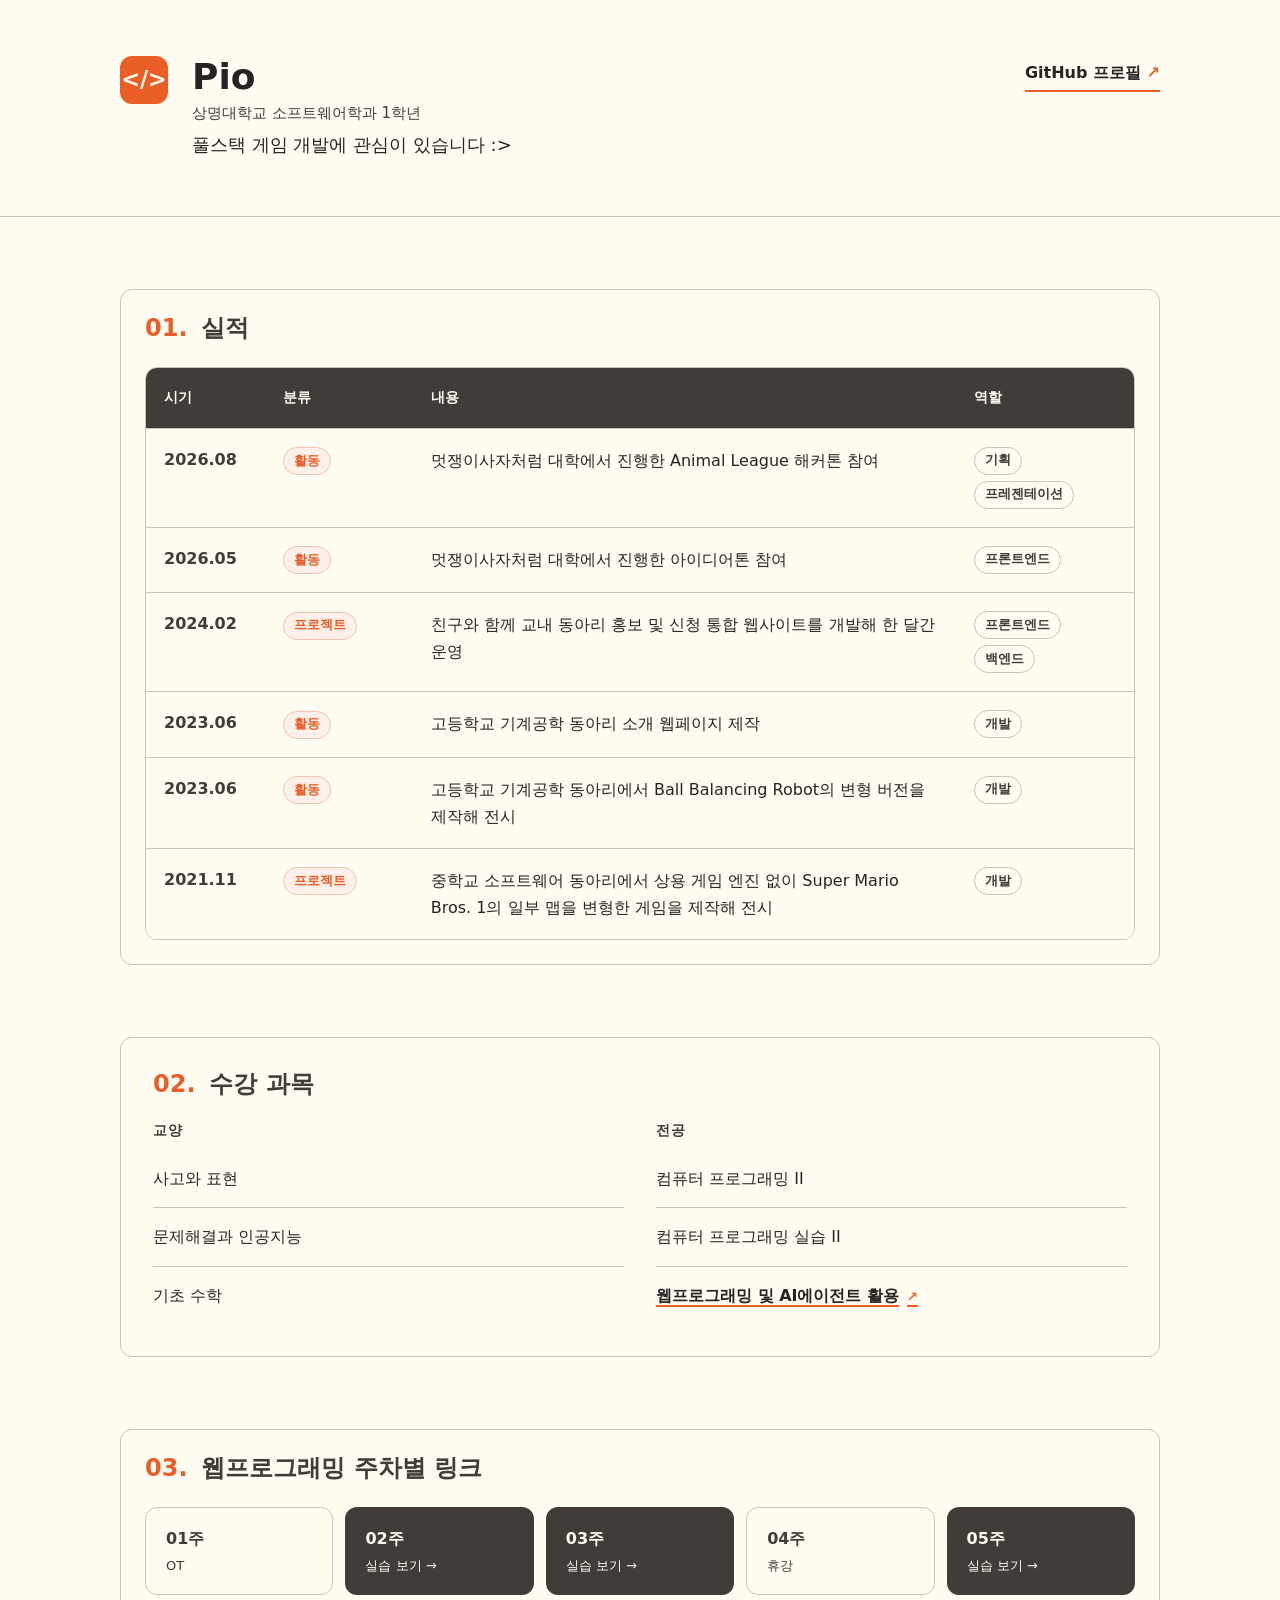
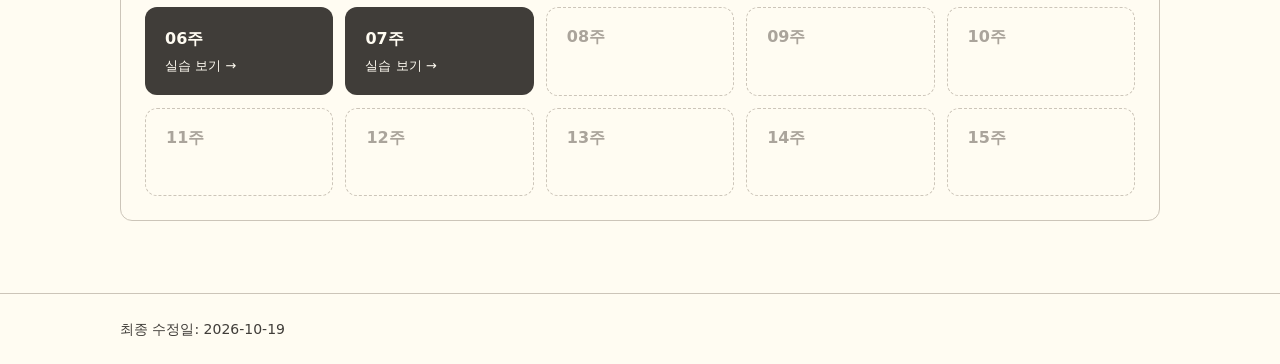
<file: index.html>
<!doctype html>
<html lang="ko">
  <head>
    <meta charset="utf-8">
    <meta name="viewport" content="width=device-width, initial-scale=1">
    <title>Pio</title>
    <link rel="stylesheet" href="styles.css">
  </head>
  <body>
    <header class="site-header">
      <div class="container">
        <div class="identity">
          <div class="activity-badge" aria-hidden="true">&lt;/&gt;</div>
          <div class="identity-copy">
            <h1>Pio</h1>
            <p class="affiliation">상명대학교 소프트웨어학과 1학년</p>
            <p class="introduction">
              풀스택 게임 개발에 관심이 있습니다 :>
            </p>
          </div>
          <a
            class="github-link"
            href="https://github.com/piop2"
            target="_blank"
            rel="noopener noreferrer"
            aria-label="GitHub 프로필(새 창에서 열기)"
          >
            GitHub 프로필 <span aria-hidden="true">↗</span>
          </a>
        </div>
      </div>
    </header>

    <main class="container">
      <section class="content-section" aria-labelledby="achievements-title">
        <div class="section-heading">
          <h2 id="achievements-title"><span class="section-number">01.</span> 실적</h2>
        </div>
        <div class="table-wrapper">
          <table>
            <caption class="sr-only">실적</caption>
            <thead>
              <tr>
                <th scope="col">시기</th>
                <th scope="col">분류</th>
                <th scope="col">내용</th>
                <th scope="col">역할</th>
              </tr>
            </thead>
            <tbody>
              <tr>
                <td>2026.08</td>
                <td><span class="chip chip--category">활동</span></td>
                <td>멋쟁이사자처럼 대학에서 진행한 Animal League 해커톤 참여</td>
                <td>
                  <div class="chip-list">
                    <span class="chip chip--role">기획</span>
                    <span class="chip chip--role">프레젠테이션</span>
                  </div>
                </td>
              </tr>
              <tr>
                <td>2026.05</td>
                <td><span class="chip chip--category">활동</span></td>
                <td>멋쟁이사자처럼 대학에서 진행한 아이디어톤 참여</td>
                <td>
                  <div class="chip-list">
                    <span class="chip chip--role">프론트엔드</span>
                  </div>
                </td>
              </tr>
              <tr>
                <td>2024.02</td>
                <td><span class="chip chip--category">프로젝트</span></td>
                <td>친구와 함께 교내 동아리 홍보 및 신청 통합 웹사이트를 개발해 한 달간 운영</td>
                <td>
                  <div class="chip-list">
                    <span class="chip chip--role">프론트엔드</span>
                    <span class="chip chip--role">백엔드</span>
                  </div>
                </td>
              </tr>
              <tr>
                <td>2023.06</td>
                <td><span class="chip chip--category">활동</span></td>
                <td>고등학교 기계공학 동아리 소개 웹페이지 제작</td>
                <td>
                  <div class="chip-list">
                    <span class="chip chip--role">개발</span>
                  </div>
                </td>
              </tr>
              <tr>
                <td>2023.06</td>
                <td><span class="chip chip--category">활동</span></td>
                <td>고등학교 기계공학 동아리에서 Ball Balancing Robot의 변형 버전을 제작해 전시</td>
                <td>
                  <div class="chip-list">
                    <span class="chip chip--role">개발</span>
                  </div>
                </td>
              </tr>
              <tr>
                <td>2021.11</td>
                <td><span class="chip chip--category">프로젝트</span></td>
                <td>중학교 소프트웨어 동아리에서 상용 게임 엔진 없이 Super Mario Bros. 1의 일부 맵을 변형한 게임을 제작해 전시</td>
                <td>
                  <div class="chip-list">
                    <span class="chip chip--role">개발</span>
                  </div>
                </td>
              </tr>
            </tbody>
          </table>
        </div>
      </section>

      <section class="content-section courses" aria-labelledby="courses-title">
        <div class="section-heading">
          <h2 id="courses-title"><span class="section-number">02.</span> 수강 과목</h2>
        </div>
        <div class="course-list">
          <section class="course-group" aria-labelledby="general-courses-title">
            <h3 id="general-courses-title">교양</h3>
            <ul>
              <li class="course-item">
                <span>사고와 표현</span>
              </li>
              <li class="course-item">
                <span>문제해결과 인공지능</span>
              </li>
              <li class="course-item">
                <span>기초 수학</span>
              </li>
            </ul>
          </section>
          <section class="course-group" aria-labelledby="major-courses-title">
            <h3 id="major-courses-title">전공</h3>
            <ul>
              <li class="course-item">
                <span>컴퓨터 프로그래밍 II</span>
              </li>
              <li class="course-item">
                <span>컴퓨터 프로그래밍 실습 II</span>
              </li>
              <li class="course-item">
                <a href="#weekly-practice">
                  <span>웹프로그래밍 및 AI에이전트 활용</span>
                  <span class="course-link-hint" aria-hidden="true">↗</span>
                </a>
              </li>
            </ul>
          </section>
        </div>
      </section>

      <section class="content-section weekly-practice-section" id="weekly-practice" aria-labelledby="weekly-title">
        <div class="section-heading">
          <h2 id="weekly-title"><span class="section-number">03.</span> 웹프로그래밍 주차별 링크</h2>
        </div>
        <ol class="week-list">
          <li class="is-clossed"><span class="week-label">01주</span><small>OT</small></li>
          <li><a href="practice/02/index.html" target="_blank" rel="noopener noreferrer" aria-label="02주 실습 보기 (새 창에서 열기)"><span class="week-label">02주</span><small>실습 보기 →</small></a></li>
          <li><a href="practice/03/index.html" target="_blank" rel="noopener noreferrer" aria-label="03주 실습 보기 (새 창에서 열기)"><span class="week-label">03주</span><small>실습 보기 →</small></a></li>
          <li class="is-clossed"><span class="week-label">04주</span><small>휴강</small></li>
          <li><a href="practice/05/index.html" target="_blank" rel="noopener noreferrer" aria-label="05주 실습 보기 (새 창에서 열기)"><span class="week-label">05주</span><small>실습 보기 →</small></a></li>
          <li><a href="practice/06/index.html" target="_blank" rel="noopener noreferrer" aria-label="06주 실습 보기 (새 창에서 열기)"><span class="week-label">06주</span><small>실습 보기 →</small></a></li>
          <li><a href="practice/07/index.html" target="_blank" rel="noopener noreferrer" aria-label="07주 실습 보기 (새 창에서 열기)"><span class="week-label">07주</span><small>실습 보기 →</small></a></li>
          <li class="is-planned"><span class="week-label">08주</span></li>
          <li class="is-planned"><span class="week-label">09주</span></li>
          <li class="is-planned"><span class="week-label">10주</span></li>
          <li class="is-planned"><span class="week-label">11주</span></li>
          <li class="is-planned"><span class="week-label">12주</span></li>
          <li class="is-planned"><span class="week-label">13주</span></li>
          <li class="is-planned"><span class="week-label">14주</span></li>
          <li class="is-planned"><span class="week-label">15주</span></li>
        </ol>
      </section>
    </main>

    <footer class="site-footer">
      <div class="container">
        <p>최종 수정일: 2026-10-19</p>
      </div>
    </footer>
  </body>
</html>
</file>
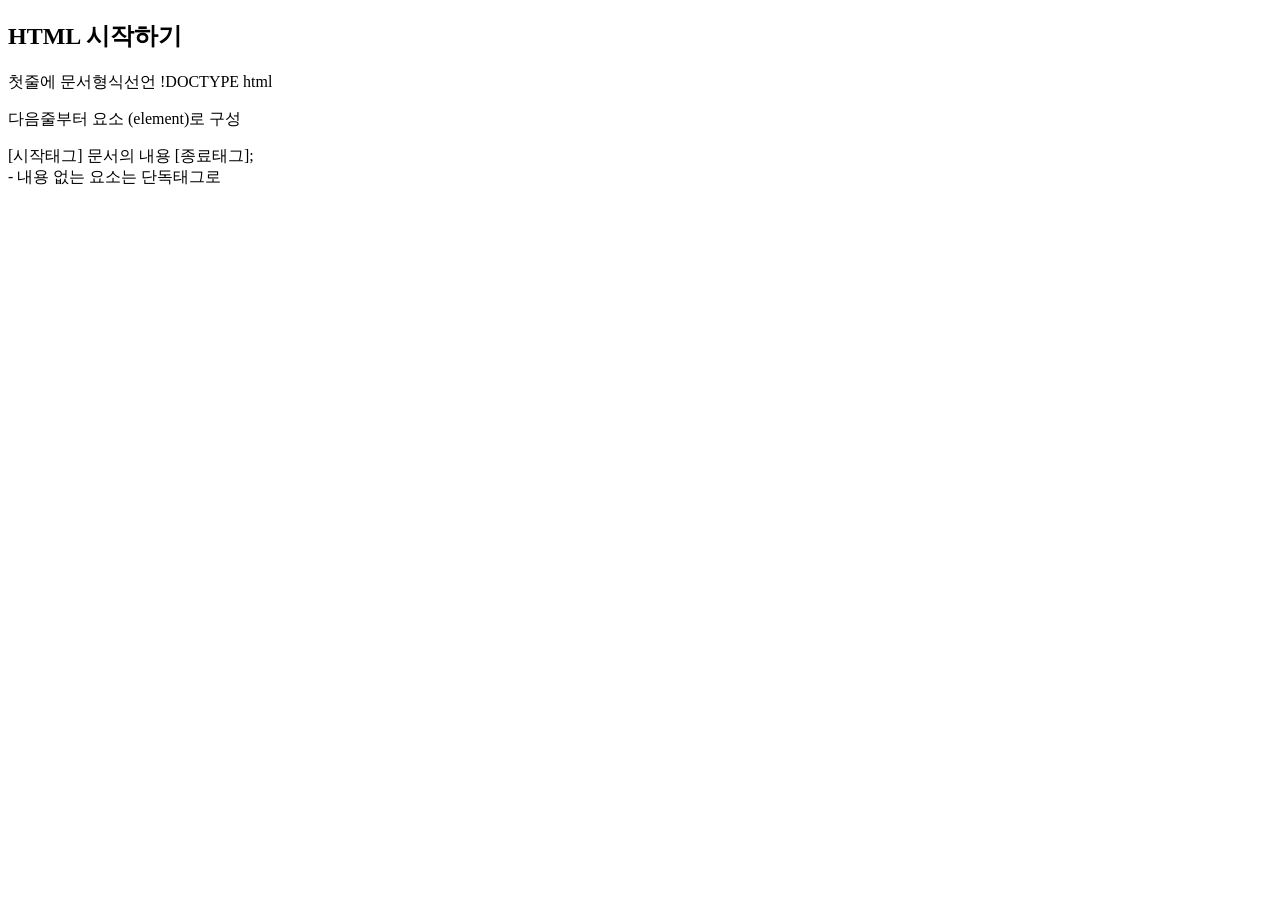
<file: practice/02/index.html>
<!DOCTYPE html>
<html>

<head>
    <meta http-equiv="Content-Type" content="text/html; charset=UTF-8">

    <title>HTML 요소</title>
</head>

<body>
    <h2>HTML 시작하기</h2>
    <p>첫줄에 문서형식선언 !DOCTYPE html</p>
    <p>다음줄부터 요소 (element)로 구성</p>
    <p> [시작태그] 문서의 내용 [종료태그];
        <br> - 내용 없는 요소는 단독태그로
    </p>
</body>

</html>
</file>
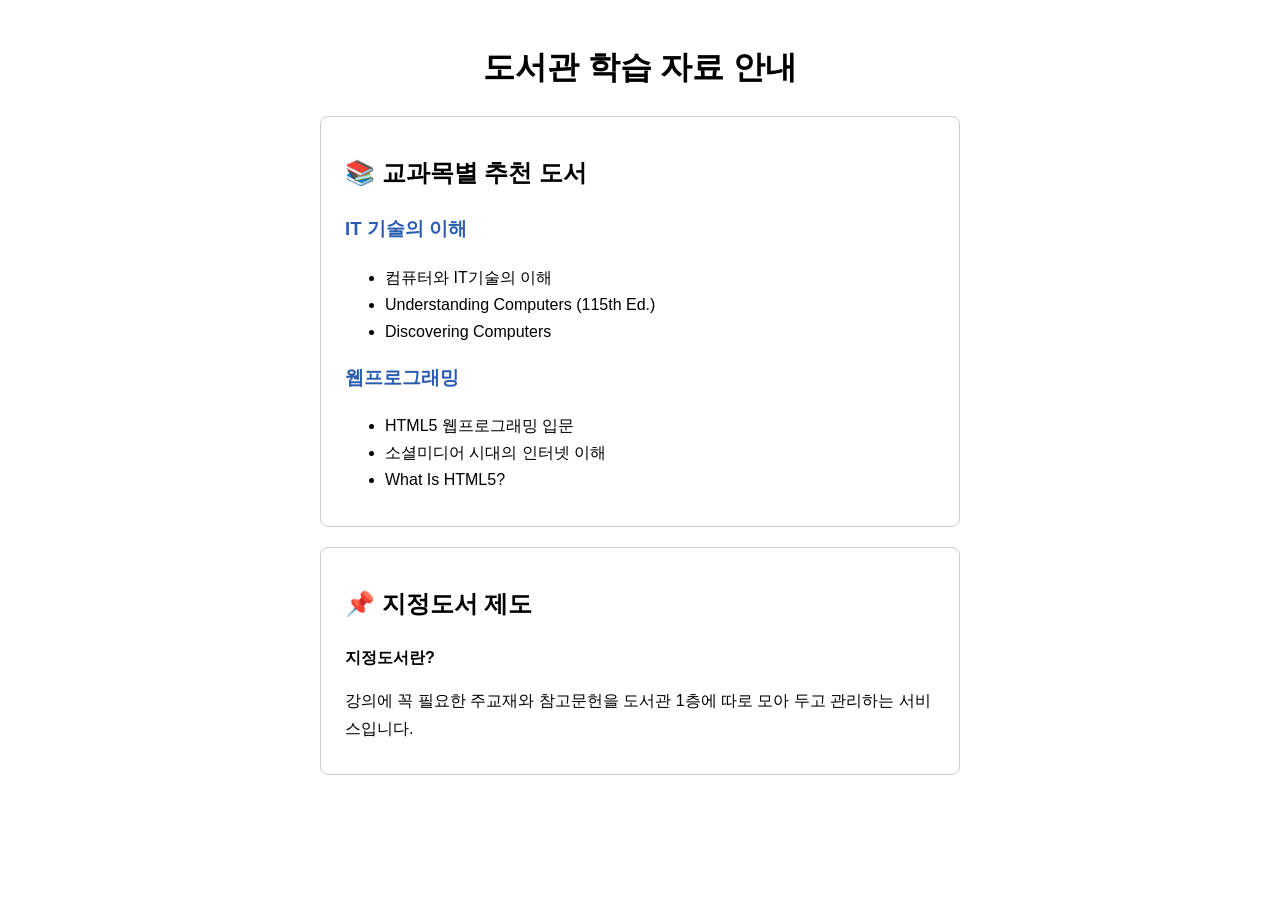
<file: practice/05/index.html>
<!DOCTYPE html>
<html lang="ko">
<head>
    <meta charset="UTF-8">
    <meta name="viewport" content="width=device-width, initial-scale=1.0">
    <title>도서관 안내 - 참고도서 & 지정도서</title>
    <style>
        body { font-family: "Malgun Gothic", sans-serif; max-width: 640px; margin: 40px auto; line-height: 1.7; }
        section { border: 1px solid #ccc; border-radius: 8px; padding: 16px 24px; margin-bottom: 20px; }
        h1 { text-align: center; }
        h3 { margin-top: 0; color: #2a5db0; }
    </style>
</head>
<body>
    <h1>도서관 학습 자료 안내</h1>

    <section>
        <h2>📚 교과목별 추천 도서</h2>

        <h3>IT 기술의 이해</h3>
        <ul>
            <li>컴퓨터와 IT기술의 이해</li>
            <li>Understanding Computers (115th Ed.)</li>
            <li>Discovering Computers</li>
        </ul>

        <h3>웹프로그래밍</h3>
        <ul>
            <li>HTML5 웹프로그래밍 입문</li>
            <li>소셜미디어 시대의 인터넷 이해</li>
            <li>What Is HTML5?</li>
        </ul>
    </section>

    <section>
        <h2>📌 지정도서 제도</h2>
        <p><strong>지정도서란?</strong></p>
        <p>강의에 꼭 필요한 주교재와 참고문헌을 도서관 1층에 따로 모아 두고 관리하는 서비스입니다.</p>
    </section>
</body>
</html>
</file>
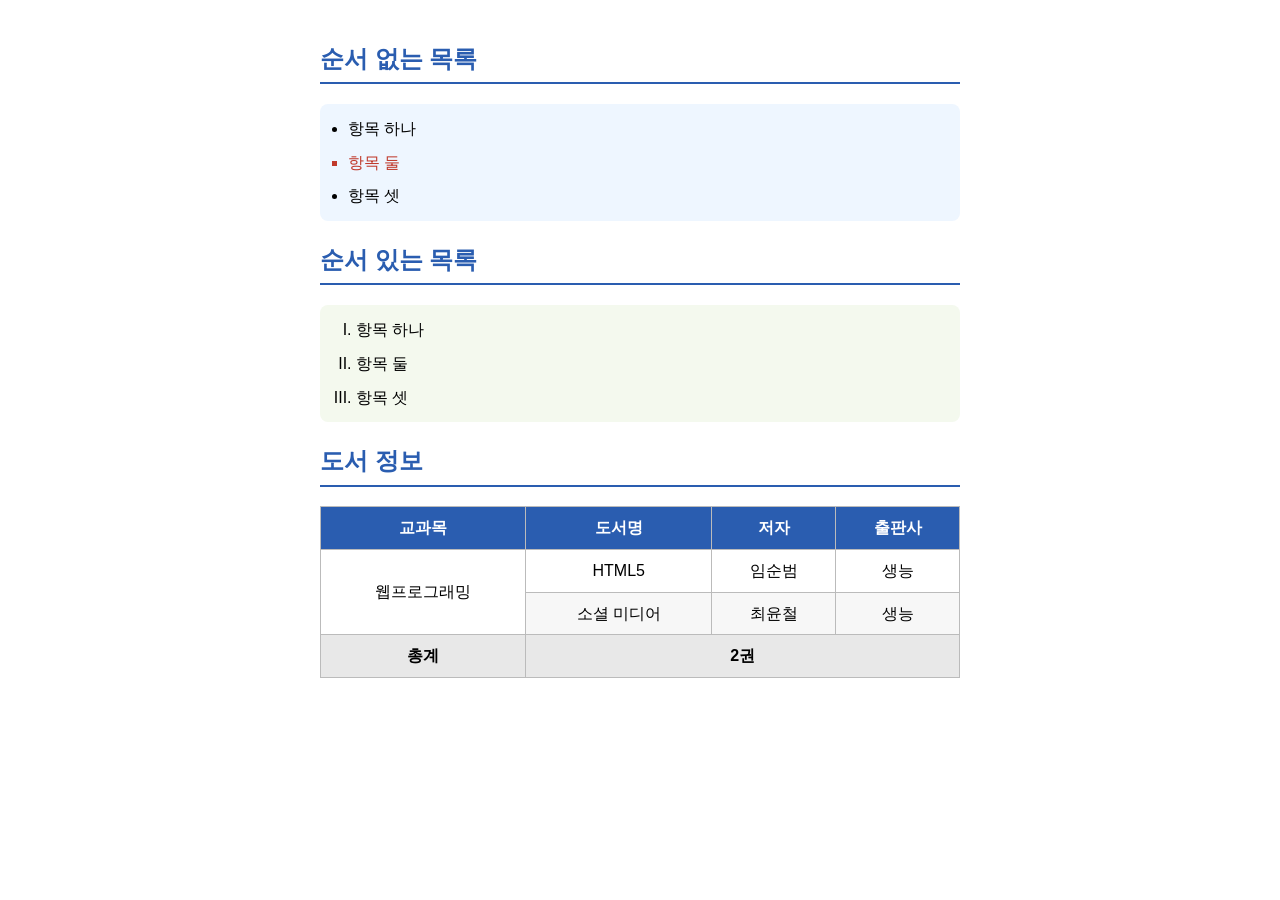
<file: practice/06/index.html>
<!DOCTYPE html>
<html lang="ko">

<head>
    <meta charset="UTF-8">
    <meta name="viewport" content="width=device-width, initial-scale=1.0">
    <title>목록과 표 연습</title>
    <style>
        body {
            font-family: "Malgun Gothic", sans-serif;
            max-width: 640px;
            margin: 40px auto;
            line-height: 1.6;
        }

        h2 {
            color: #2a5db0;
            border-bottom: 2px solid #2a5db0;
            padding-bottom: 4px;
        }

        .list-box {
            padding: 8px 20px;
            margin-bottom: 20px;
            border-radius: 8px;
        }

        .list-box li {
            padding: 4px 0;
        }

        .bullets {
            background: #eef6ff;
            list-style-type: disc;
            padding-left: 28px;
        }

        .bullets li.special {
            list-style-type: square;
            color: #c0392b;
        }

        .numbers {
            background: #f4f9ee;
            list-style-type: upper-roman;
            padding-left: 36px;
        }

        table.books {
            width: 100%;
            border-collapse: collapse;
        }

        table.books th,
        table.books td {
            border: 1px solid #bbb;
            padding: 8px 12px;
            text-align: center;
        }

        table.books thead th {
            background: #2a5db0;
            color: #fff;
        }

        table.books tbody tr:nth-child(even) {
            background: #f7f7f7;
        }

        table.books tbody tr:hover {
            background: #fff3c4;
            transition: background 0.2s;
        }

        table.books tfoot td,
        table.books tfoot th {
            background: #e8e8e8;
            font-weight: bold;
        }
    </style>
</head>

<body>
    <h2>순서 없는 목록</h2>
    <ul class="list-box bullets">
        <li>항목 하나</li>
        <li class="special">항목 둘</li>
        <li>항목 셋</li>
    </ul>

    <h2>순서 있는 목록</h2>
    <ol class="list-box numbers">
        <li>항목 하나</li>
        <li>항목 둘</li>
        <li>항목 셋</li>
    </ol>

    <h2>도서 정보</h2>
    <table class="books">
        <thead>
            <tr>
                <th>교과목</th>
                <th>도서명</th>
                <th>저자</th>
                <th>출판사</th>
            </tr>
        </thead>
        <tbody>
            <tr>
                <td rowspan="2">웹프로그래밍</td>
                <td>HTML5</td>
                <td>임순범</td>
                <td>생능</td>
            </tr>
            <tr>
                <td>소셜 미디어</td>
                <td>최윤철</td>
                <td>생능</td>
            </tr>
        </tbody>
        <tfoot>
            <tr>
                <th>총계</th>
                <td colspan="3">2권</td>
            </tr>
        </tfoot>
    </table>
</body>

</html>
</file>
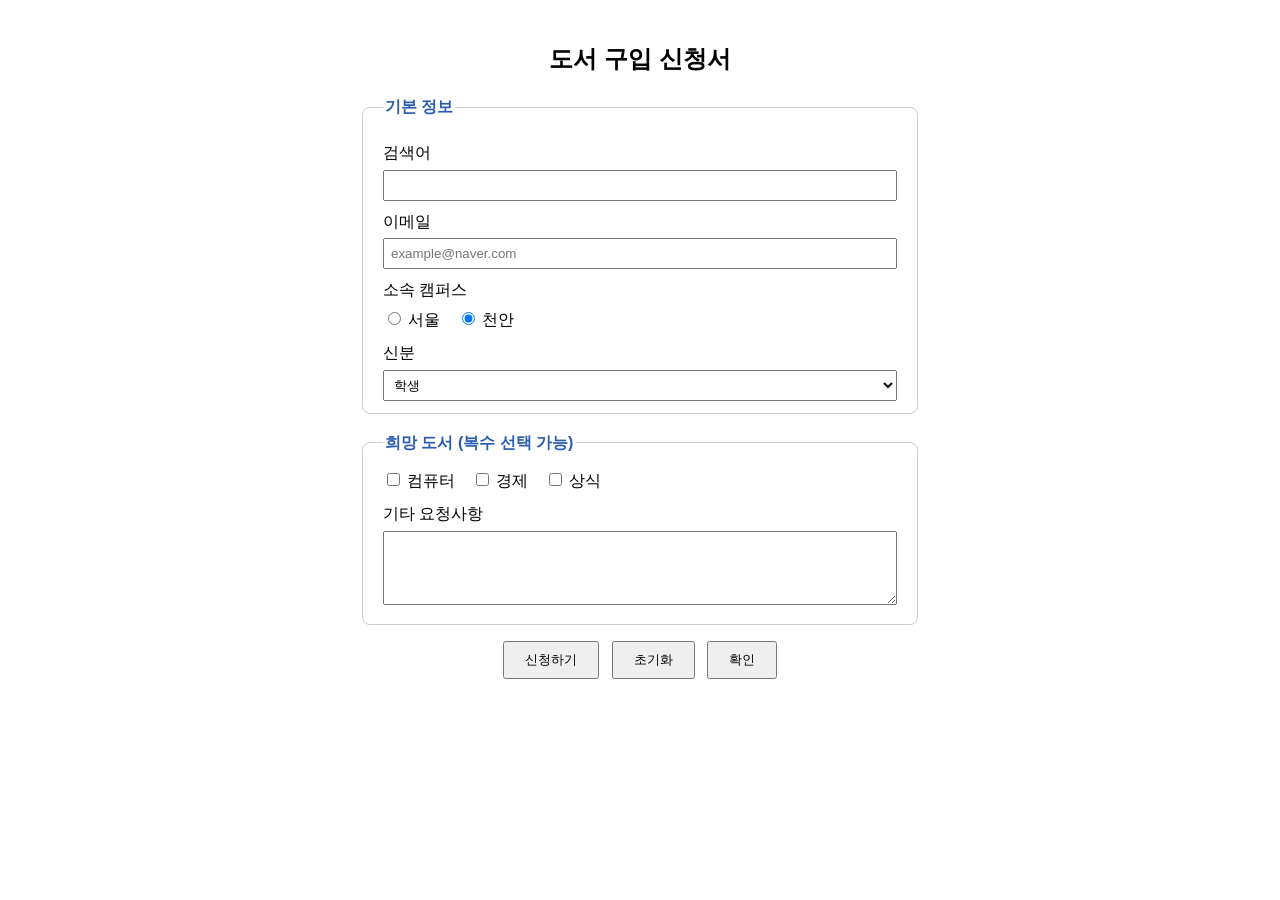
<file: practice/07/index.html>
<!DOCTYPE html>
<html lang="ko">

<head>
       <meta charset="UTF-8">
       <meta name="viewport" content="width=device-width, initial-scale=1.0">
       <title>도서 구입 신청</title>
       <style>
              body {
                     font-family: "Malgun Gothic", sans-serif;
                     max-width: 560px;
                     margin: 40px auto;
                     line-height: 1.6;
              }

              h1 {
                     text-align: center;
                     font-size: 1.5em;
              }

              fieldset {
                     border: 1px solid #ccc;
                     border-radius: 8px;
                     margin-bottom: 16px;
                     padding: 12px 20px;
              }

              legend {
                     color: #2a5db0;
                     font-weight: bold;
              }

              label {
                     display: block;
                     margin: 8px 0 4px;
              }

              input[type="text"],
              input[type="email"],
              select,
              textarea {
                     width: 100%;
                     padding: 6px;
                     box-sizing: border-box;
              }

              .inline label {
                     display: inline;
                     margin-right: 12px;
              }

              .buttons {
                     text-align: center;
              }

              .buttons button {
                     padding: 8px 20px;
                     margin: 0 4px;
                     cursor: pointer;
              }
       </style>
</head>

<body>
       <h1>도서 구입 신청서</h1>

       <form method="get" action="https://lib.smu.ac.kr/search/">
              <fieldset>
                     <legend>기본 정보</legend>

                     <label for="keyword">검색어</label>
                     <input type="text" id="keyword" name="q">

                     <label for="mail">이메일</label>
                     <input type="email" id="mail" name="email" placeholder="example@naver.com">

                     <label>소속 캠퍼스</label>
                     <div class="inline">
                            <label><input type="radio" name="campuscode" value="00"> 서울</label>
                            <label><input type="radio" name="campuscode" value="01" checked> 천안</label>
                     </div>

                     <label for="occupation">신분</label>
                     <select id="occupation" name="job">
                            <option>학생</option>
                            <option>회사원</option>
                            <option>공무원</option>
                            <option>기타</option>
                     </select>
              </fieldset>

              <fieldset>
                     <legend>희망 도서 (복수 선택 가능)</legend>
                     <div class="inline">
                            <label><input type="checkbox" name="books" value="computer"> 컴퓨터</label>
                            <label><input type="checkbox" name="books" value="economy"> 경제</label>
                            <label><input type="checkbox" name="books" value="common"> 상식</label>
                     </div>

                     <label for="memo">기타 요청사항</label>
                     <textarea id="memo" name="comments" rows="4"></textarea>
              </fieldset>

              <div class="buttons">
                     <button type="submit">신청하기</button>
                     <button type="reset">초기화</button>
                     <button type="button" onclick="alert('버튼이 클릭되었습니다')">확인</button>
              </div>
       </form>
</body>

</html>
</file>
<file: styles.css>
:root {
  color-scheme: light;
  --paper: #fffcf2;
  --line: #ccc5b9;
  --heading: #403d39;
  --text: #252422;
  --muted: #aaa49b;
  --accent: #eb5e28;
  --accent-soft: #fbe1d4;
}

* {
  box-sizing: border-box;
}

body {
  margin: 0;
  background: var(--paper);
  color: var(--text);
  font-family: "Pretendard", "Noto Sans KR", system-ui, sans-serif;
  line-height: 1.6;
}

a {
  color: var(--accent);
}

.container {
  width: min(calc(100% - 4rem), 65rem);
  margin: 0 auto;
}

.site-header {
  padding: 3.5rem 0;
  border-bottom: 1px solid var(--line);
}

h1,
h2,
p {
  margin-top: 0;
}

h1 {
  margin-bottom: 0;
  font-size: 2.25rem;
  line-height: 1.15;
}

h2 {
  margin-bottom: 0;
  color: var(--heading);
  font-size: 1.5rem;
  line-height: 1.2;
}

.identity {
  display: flex;
  align-items: flex-start;
  flex-wrap: wrap;
  gap: 1.5rem;
}

.activity-badge {
  display: grid;
  width: 3rem;
  height: 3rem;
  place-items: center;
  user-select: none;
  border-radius: 0.75rem;
  background: var(--accent);
  color: var(--paper);
  font-size: 1.4rem;
  font-weight: 700;
}

.identity-copy {
  flex: 1 1 20rem;
  min-width: 0;
}

.affiliation {
  margin: 0.25rem 0 0;
  color: var(--heading);
  font-size: 0.9375rem;
}

.introduction {
  margin: 0.375rem 0 0;
  color: var(--text);
  font-size: 1.125rem;
}

.github-link {
  align-self: flex-start;
  display: inline-block;
  flex: 0 0 auto;
  padding: 0.25rem 0;
  border-bottom: 2px solid var(--accent);
  color: var(--text);
  font-weight: 700;
  text-decoration: none;
}

.github-link span {
  color: var(--accent);
}

.github-link:hover {
  color: var(--accent);
}

.content-section {
  margin: 4.5rem 0;
  padding: 1.5rem;
  border: 1px solid var(--line);
  border-radius: 0.75rem;
}

.section-heading {
  display: flex;
  align-items: baseline;
  gap: 0.75rem;
  margin-bottom: 1.5rem;
}

.section-number {
  margin-right: 0.35rem;
  color: var(--accent);
}

.section-heading h2 {
  margin: 0;
}

.table-wrapper {
  overflow-x: auto;
  border: 1px solid var(--line);
  border-radius: 0.75rem;
}

table {
  width: 100%;
  min-width: 47.5rem;
  border-collapse: collapse;
  table-layout: fixed;
  background: var(--paper);
  text-align: left;
}

.sr-only {
  position: absolute;
  width: 1px;
  height: 1px;
  overflow: hidden;
  clip: rect(0 0 0 0);
  white-space: nowrap;
}

th,
td {
  padding: 1.125rem;
  border-bottom: 1px solid var(--line);
  vertical-align: top;
}

th {
  background: var(--heading);
  color: var(--paper);
  font-size: 0.875rem;
  font-weight: 700;
}

tbody tr:last-child td {
  border-bottom: 0;
}

th:nth-child(1),
td:nth-child(1) {
  width: 12%;
}

th:nth-child(2),
td:nth-child(2) {
  width: 15%;
}

th:nth-child(3),
td:nth-child(3) {
  width: 55%;
  line-height: 1.7;
  overflow-wrap: anywhere;
}

th:nth-child(4),
td:nth-child(4) {
  width: 18%;
}

td:first-child {
  white-space: nowrap;
  color: var(--heading);
  font-weight: 700;
}

.chip-list {
  display: flex;
  flex-wrap: wrap;
  gap: 0.375rem;
}

.chip {
  display: inline-flex;
  min-height: 1.75rem;
  align-items: center;
  padding: 0 0.625rem;
  border: 1px solid transparent;
  border-radius: 999px;
  font-size: 0.8rem;
  font-weight: 700;
  line-height: 1;
  white-space: nowrap;
}

.chip--category {
  border-color: #f4c4ae;
  background: #fff0e9;
  color: var(--accent);
}

.chip--role {
  border-color: var(--line);
  background: transparent;
  color: var(--heading);
}

.course-list,
.week-list {
  margin: 0;
  padding: 0;
  list-style: none;
}

.courses {
  padding: 32px;
}

.courses .section-heading {
  margin-bottom: 20px;
}

.course-list {
  display: grid;
  grid-template-columns: repeat(2, minmax(0, 1fr));
  gap: 32px;
}

.course-item,
.week-list li {
  display: flex;
  align-items: center;
  justify-content: space-between;
  gap: 1rem;
  padding: 16px 0;
}

.course-item+.course-item {
  border-top: 1px solid var(--line);
}

.course-item> :first-child {
  min-width: 0;
}

.course-group h3 {
  margin: 0 0 8px;
  color: var(--heading);
  font-size: 14px;
  font-weight: 700;
  letter-spacing: 0.04em;
}

.course-group ul {
  margin: 0;
  padding: 0;
  list-style: none;
}

.course-item>span:first-child {
  color: var(--text);
  font-size: 1rem;
}

.course-item a {
  display: flex;
  min-width: 0;
  align-items: baseline;
  gap: 0.5rem;
  color: var(--text);
  font-weight: 600;
  text-decoration: underline var(--accent) 2px;
  text-underline-offset: 4px;
}

.course-item a:hover {
  color: var(--accent);
}

.course-link-hint {
  flex: 0 0 auto;
  color: var(--accent);
  font-size: 0.8125rem;
  font-weight: 600;
  text-decoration: none;
}

.week-list {
  display: grid;
  grid-template-columns: repeat(auto-fill, minmax(160px, 1fr));
  gap: 0.75rem;
}

.weekly-practice-section {
  margin-bottom: 4.5rem;
}

.week-list li {
  min-height: 5.5rem;
  padding: 0;
}

.week-list li>a,
.week-list .is-planned,
.week-list .is-clossed {
  min-height: 5.5rem;
  flex-direction: column;
  align-items: flex-start;
  justify-content: center;
  gap: 0.25rem;
  padding: 1rem 1.25rem;
  border-radius: 0.75rem;
}

.week-list a {
  display: flex;
  width: 100%;
  background: var(--heading);
  color: var(--paper);
  text-decoration: none;
}

.week-list a:hover {
  background: var(--accent);
}

.week-list .is-planned {
  display: flex;
  border: 1px dashed var(--line);
  color: var(--muted);
}

.week-list .is-planned::after {
  content: "";
  display: block;
  width: 100%;
  height: 1.3rem;
  margin-top: 0.25rem;
}

.week-list .is-planned .week-label {
  color: var(--muted);
}

.week-list .is-clossed {
  display: flex;
  border: 1px solid var(--line);
  color: var(--heading);
}

.week-label {
  font-weight: 700;
}

.week-list small {
  font-size: 0.8125rem;
  font-weight: 400;
}

:focus-visible {
  outline: 3px solid var(--accent);
  outline-offset: 3px;
}

.site-footer {
  padding: 1.5rem 0;
  color: var(--heading);
  font-size: 0.875rem;
  border-top: 1px solid var(--line);
}

.site-footer p {
  margin-bottom: 0;
}
</file>
